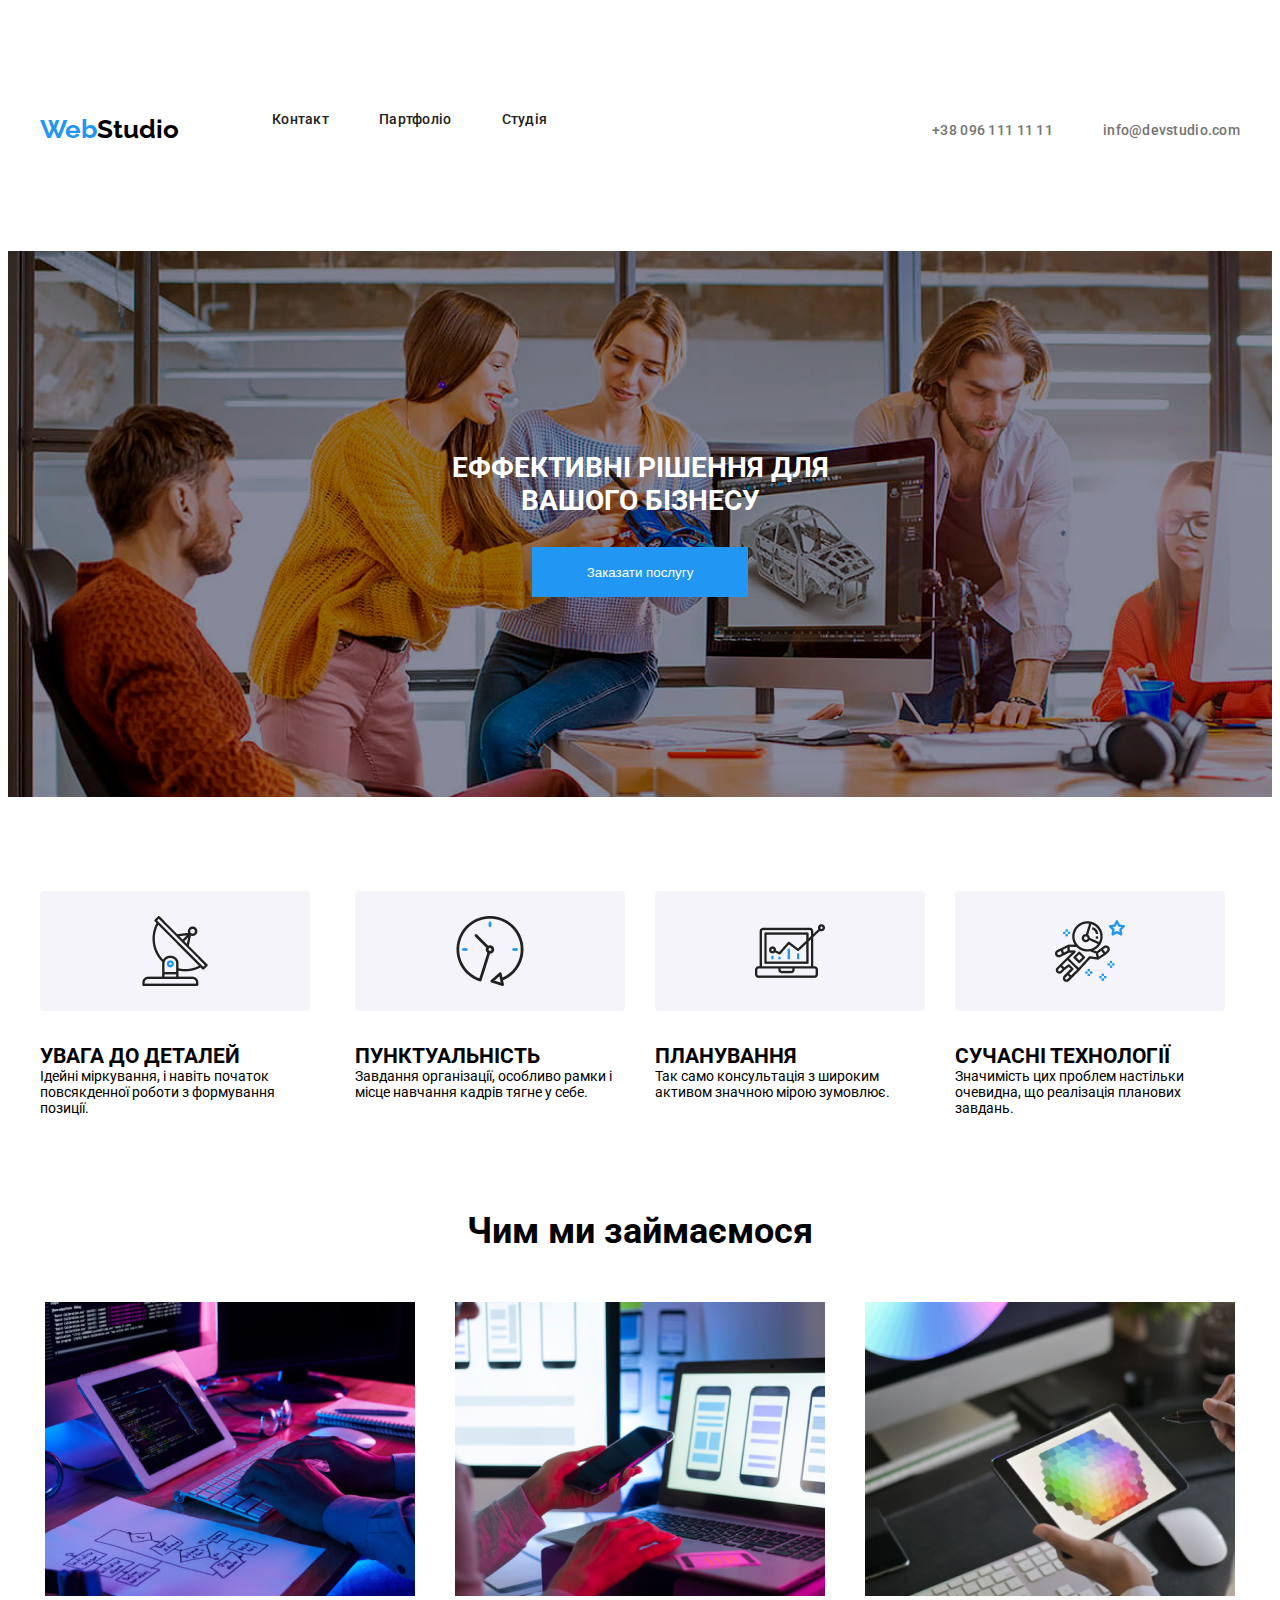
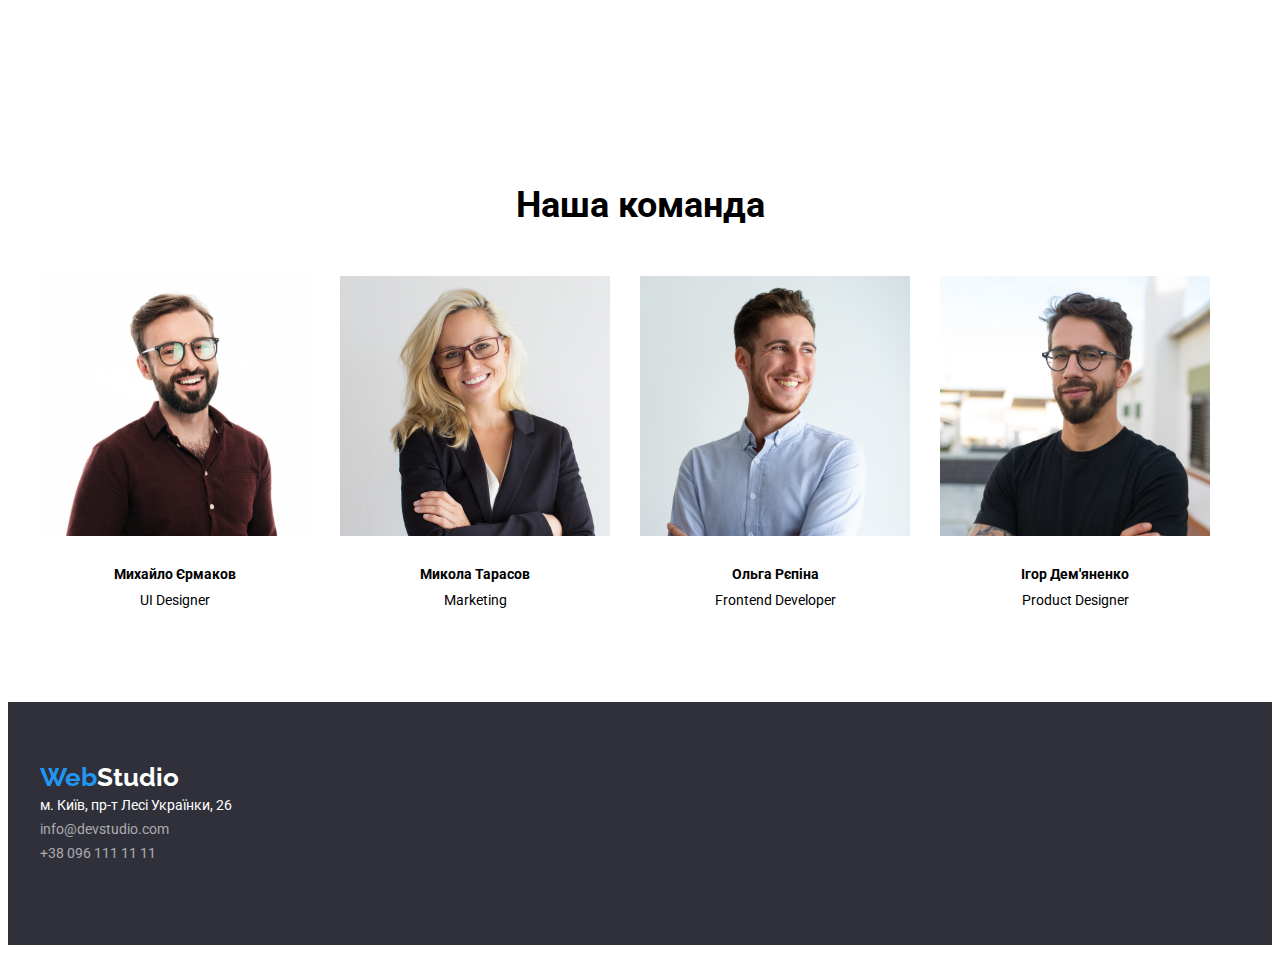
<file: index.html>
<!DOCTYPE html>
<html lang="en">
<head>
    <meta charset="UTF-8">
    <meta name="viewport" content="width=device-width, initial-scale=1.0">
    <title>Document</title>
    <link rel="stylesheet" href="https://cdnjs.cloudflare.com/ajax/libs/modern-normalize/2.0.0/modern-normalize.min.css" integrity="sha512-4xo8blKMVCiXpTaLzQSLSw3KFOVPWhm/TRtuPVc4WG6kUgjH6J03IBuG7JZPkcWMxJ5huwaBpOpnwYElP/m6wg==" crossorigin="anonymous" referrerpolicy="no-referrer" />
    <link href="https://fonts.googleapis.com/css2?family=Raleway:wght@700&family=Roboto:wght@400;500;700;900&display=swap" rel="stylesheet">
    <link rel="stylesheet" href="./reset.css">
    <link rel="stylesheet" href="./style.css">
</head>
<body>
    <header class="header" >
        <div class="container">
            <div class="header-nav">
        <a class="logo" href=""><span class="footer-logo-web">Web</span>Studio</a>
    <nav class="nav">
        <ul class="nav-list">
            <li class="nav-list-item"><a class="nav-list-link" href="./index.html">Контакт</a></li>
            <li class="nav-list-item"><a class="nav-list-link" href="./portfolio.html">Партфоліо</a></li>
            <li class="nav-list-item"><a class="nav-list-link" href="#">Студія</a></li> 
        </ul>
    </nav>
   <ul class="contact-list">
    <li><a class="contact-list-link" href="tel:+38 096 111 11 11">+38 096 111 11 11</a></li>
    <li><a class="contact-list-link" href="mailto:info@devstudio.com">info@devstudio.com</a></li>
   </ul>
</div>
        </div>
</header>
<main>
    <section class="section-hero">
        <div class="container">
            <h1 class="section-hero-title">ЕФФЕКТИВНІ РІШЕННЯ ДЛЯ<br> ВАШОГО БІЗНЕСУ</h1>
            <button type="button" class="section-hero-btn">Заказати послугу</button>
        </div>
            </section>
            
            <section class="section-features">
                <div class="container">
                <ul class="ul-list">
                    <li class="features-list-item">
                <h2 class="features-list-title">УВАГА ДО ДЕТАЛЕЙ</h2>
                <p class="features-list-text">Ідейні міркування, і навіть початок повсякденної роботи з формування позиції.</p>
            </li>
            <li class="features-list-item">
                <h2 class="features-list-title">ПУНКТУАЛЬНІСТЬ</h2>
                <p class="features-list-text">Завдання організації, особливо рамки і місце навчання кадрів тягне у себе.</p>
            </li>
            <li class="features-list-item">
                <h2 class="features-list-title">ПЛАНУВАННЯ</h2>
                <p class="features-list-text">Так само консультація з широким активом значною мірою зумовлює.</p>
            </li>
            <li class="features-list-item">
                <h2 class="features-list-title">СУЧАСНІ ТЕХНОЛОГІЇ</h2>
                <p class="features-list-text">Значимість цих проблем настільки очевидна, що реалізація планових завдань.</p>
            </li>
        </ul>   
        </div>
        </section>
  

<section class="section-work">
    <div class="container">
    <h3 class="section-work-title">
        Чим ми займаємося
    </h3>
    <ul class="work-list">
        <li class="work-list-item"><img class="work-list-img" src="/img (9).png" alt=""></li>
        <li class="work-list-item"><img class="work-list-img" src="/img (10).png" alt=""></li>
        <li class="work-list-item"><img class="work-list-img" src="/img (11).png" alt=""></li>
    </ul>
</div>
</section>
<section class="section-team">
    <div class="container">
    <h3 class="section-work-title" >Наша команда</h3>
    <ul class="team-list">
        <li class="team-list-item">
            <img width="270" class="team-list-img" src="/img (1).jpg" alt="">
            <h4 class="team-list-title">Михайло Єрмаков</h4>
            <p class="team-list-text">UI Designer</p>
        </li>
        <li class="team-list-item">
            <img  width="270"class="team-list-img" src="/img (2).jpg" alt="">
            <h4 class="team-list-title">Микола Тарасов</h4>
            <p class="team-list-text">Marketing</p>
        </li>
        <li class="team-list-item">
            <img width="270" class="team-list-img" src="/img (3).jpg" alt="">
            <h4 class="team-list-title">Ольга Рєпіна</h4>
            <p class="team-list-text">Frontend Developer</p>
        </li>
        <li class="team-list-item">
            <img width="270" class="team-list-img" src="/img (4).jpg" alt="">
            <h4 class="team-list-title">Ігор Дем'яненко</h4>
            <p class="team-list-text">Product Designer</p>
        </li>
    </ul>
</div>
</section>
</main>
<footer class="footer">
    <div class="container">
        <a href="" class="footer-logo"><span class="footer-logo-web">Web</span><span class="footer-logo-studio">Studio</span></a>
    <address class="address">
        <ul class="address-list">
            <li class="address-list-item"><a href="#" class="address-list-link">м. Київ, пр-т Лесі Українки, 26</a></li>
            <li class="footer-contacts-list-item"><a href="info@devstudio.com" class="footer-contacts-list-link">info@devstudio.com</a></li>
            <li class="footer-contacts-list-item"><a href="tel:+38 096 111 11 11" class="footer-contacts-list-link">+38 096 111 11 11</a></li>
        </ul>
          </address>
    </div>
</footer>
</body>
</html>
</file>
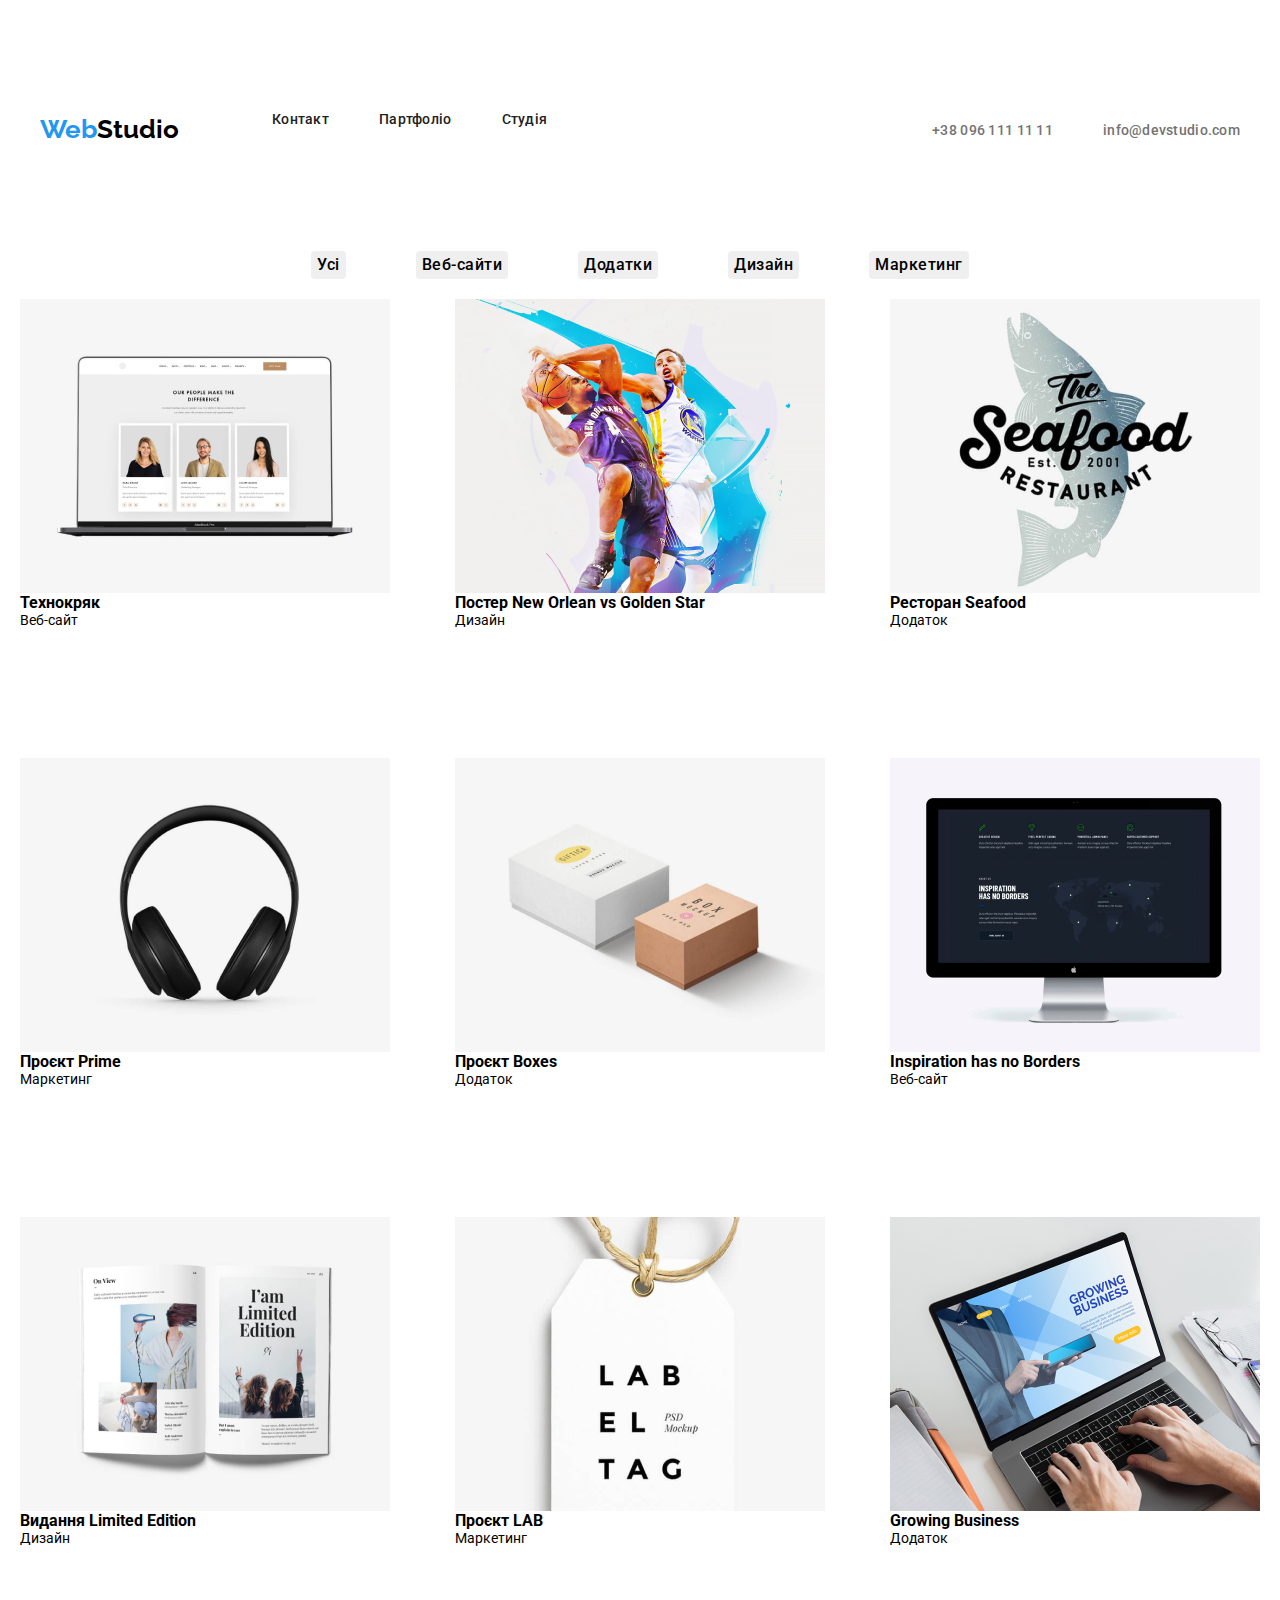
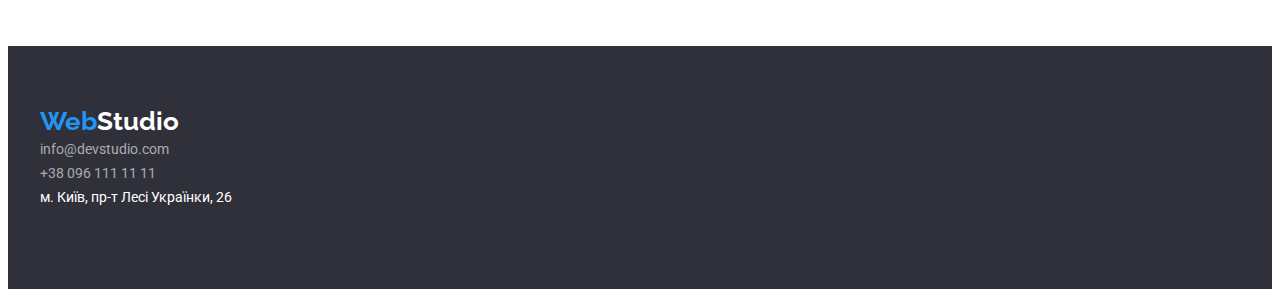
<file: portfolio.html>
<!DOCTYPE html>
<html lang="en">
<head>
    <meta charset="UTF-8">
    <meta name="viewport" content="width=device-width, initial-scale=1.0">
    <title>Document</title>
    <link rel="stylesheet" href="https://cdnjs.cloudflare.com/ajax/libs/modern-normalize/2.0.0/modern-normalize.min.css" integrity="sha512-4xo8blKMVCiXpTaLzQSLSw3KFOVPWhm/TRtuPVc4WG6kUgjH6J03IBuG7JZPkcWMxJ5huwaBpOpnwYElP/m6wg==" crossorigin="anonymous" referrerpolicy="no-referrer" />
    <link href="https://fonts.googleapis.com/css2?family=Raleway:wght@700&family=Roboto:wght@400;500;700;900&display=swap" rel="stylesheet">
    <link rel="stylesheet" href="./reset.css">
    <link rel="stylesheet" href="./style.css">
</head>
<body>
    <header class="header" >
        <div class="container">
            <div class="header-nav">
                <a class="logo" href=""><span class="footer-logo-web">Web</span>Studio</a>
    <nav class="nav">
        <ul class="nav-list">
            <li class="nav-list-item"><a class="nav-list-link" href="./index.html">Контакт</a></li>
            <li class="nav-list-item"><a class="nav-list-link" href="./portfolio.html">Партфоліо</a></li>
            <li class="nav-list-item"><a class="nav-list-link" href="#">Студія</a></li> 
        </ul>
    </nav>
   <ul class="contact-list">
    <li><a class="contact-list-link" href="tel:+38 096 111 11 11">+38 096 111 11 11</a></li>
    <li><a class="contact-list-link" href="mailto:info@devstudio.com">info@devstudio.com</a></li>
   </ul>
</div>
        </div>
</header>
<main>
    <ul class="ul_2">
        <li class="filters_list_item"><button class="filters_list_button">Усі</button></li>
        <li class="filters_list_item"><button class="filters_list_button">Веб-сайти</button></li>
        <li class="filters_list_item"><button class="filters_list_button">Додатки</button></li>
        <li class="filters_list_item"><button class="filters_list_button">Дизайн</button></li>
        <li class="filters_list_item"><button class="filters_list_button">Маркетинг</button></li>
    </ul>
    <section class="section-projects">
        <ul class="section-projects-list">
            <li class="project-item">
                <img src="img2/img (9).png" alt="" class="project-img">
                <h3 class="project-logo">Технокряк</h3>
                <p class="project-text">Веб-сайт</p>
            </li>
            <li class="project-item">
                <img src="img2/img (10).png" alt="" class="project-img">
                <h3 class="project-logo">Постер New Orlean vs Golden Star</h3>
                <p class="project-text">Дизайн</p>
            </li>
            <li class="project-item">
                <img src="img2/img (11).png" alt="" class="project-img">
                <h3 class="project-logo">Ресторан Seafood</h3>
                <p class="project-text">Додаток</p>
            </li>
            <li class="project-item">
                <img src="img2/img (12).png" alt="" class="project-img">
                <h3 class="project-logo">Проєкт Prime</h3>
                <p class="project-text">Маркетинг</p>
            </li>
            <li class="project-item">
                <img src="img2/img (13).png" alt="" class="project-img">
                <h3 class="project-logo">Проєкт Boxes</h3>
                <p class="project-text">Додаток</p>
            </li>
            <li class="project-item">
                <img src="img2/img (14).png" alt="" class="project-img">
                <h3 class="project-logo">Inspiration has no Borders</h3>
                <p class="project-text">Веб-сайт</p>
            </li>
            <li class="project-item">
                <img src="img2/img (15).png" alt="" class="project-img">
                <h3 class="project-logo">Видання Limited Edition</h3>
                <p class="project-text">Дизайн</p>
            </li>
            <li class="project-item">
                <img src="img2/img (16).png" alt="" class="project-img">
                <h3 class="project-logo">Проєкт LAB</h3>
                <p class="project-text">Маркетинг</p>
            </li>
            <li class="project-item">
                <img src="img2/img (17).png" alt="" class="project-img">
                <h3 class="project-logo">Growing Business</h3>
                <p class="project-text">Додаток</p>
            </li>
        </ul>
    </section>
</main>
    <footer class="footer">
        <div class="container">
            <a href="" class="footer-logo"><span class="footer-logo-web">Web</span><span class="footer-logo-studio">Studio</span></a>
        <address class="address">
            <ul class="address-list">
                <li class="footer-contacts-list-item"><a href="info@devstudio.com" class="footer-contacts-list-link">info@devstudio.com</a></li>
                <li class="footer-contacts-list-item"><a href="tel:+38 096 111 11 11" class="footer-contacts-list-link">+38 096 111 11 11</a></li>
                <li class="address-list-item"><a href="#" class="address-list-link">м. Київ, пр-т Лесі Українки, 26</a></li>
              </ul>
              </address>
        </div>
    </footer>
</header>
</body>
</html>
</file>
<file: style.css>
.nav-list-link{
font-weight: 500;
line-height: 16px;
letter-spacing: 0.02em;
color: #212121;

} 
.nav-list-link:hover{
    color: #2196F3;

}
body{
    font-size: 14px;
    font-family: Roboto;
}
.contact-list-link{
font-weight: 500;
line-height: 16px;
letter-spacing: 0.02em;
color: #737373;
}
.setion-hero-title{
    font-family: Roboto;
    font-size: 44px;
    font-weight: 900;
    line-height: 60px;
    letter-spacing: 0.06em;
    text-align: center;
    
}
.filter-list{
display: flex;
justify-content: center;
}
.setion-hero{
    padding-top: 94px;
    padding-bottom: 94px;
}
.ul-list{
    display: flex; 
    justify-content:center;
    gap: 30px;
}
.work-list-item{
    max-width: 400px;
    margin: 0 auto;
}
.work-list{
    display: flex;
    flex-wrap:wrap;
    gap: 30px;
    margin-top: 50px;
}
.section-work-title{
text-align: center;
margin-bottom: 50px;
font-family: Roboto;
font-size: 36px;
font-weight: 700;
line-height: 42px;

}
.team-list{
    display: flex;
gap: 30px;

}
.header-nav{
    display: flex;
    align-items: center;
    gap: 93px;
}
.nav-list{
    display: flex;
    gap: 50px;
}
.contact-list{
    display: flex;
gap: 50px;
margin-left: auto;}

.container{
    max-width: 1200px;
    padding-left: 15px;
    padding-right: 15px;
    margin: 0 auto;
}
.filter-list{
    gap: 30px;
    display: flex;
}
.filter-list-title{
    margin-bottom: 10px;
}

.section-hero-title{
text-align: center;
max-width:696px ;
margin: 0 auto;
color: #FFFFFF;


}
.section-hero{
    padding-top: 200px;
    padding-bottom: 200px;
    background-image: url("./Img\ \(12\).png");
}
.section-hero-btn{
    width: 216px;
    height: 50px;
    display: block;
    margin:0 auto;
    margin-top: 30px;
    background-color: #2196F3;
    color:#FFFFFF;
    
}
.section-features{
   padding-top: 94px;
   padding-bottom: 94px;

}
.section-work{
    padding-bottom: 94px;

}
.section-team{
    padding-top: 94px;
    padding-bottom: 94px;
    
}
.footer{
    padding-top: 60px;
    padding-bottom: 60px;
    background: #2F303A;

}
.section-work-title{
text-align: center;

}
.team-list-item{
width: 270px;
}
.team-list-img{
    width: 270px;
}
.team-list-title{
    padding-top: 30px;
    color:var(--main-font-color);
    text-align: center;
    
}
.team-list-text{
    color: var(--secondary-font-color);
    margin-top: 10px;
    text-align: center;
}
.footer-logo{
    margin-bottom: 30px;
    
}
.address{
    margin-bottom: 20px;

}
.address-list-link{
    color: #FFF;
}
.features-list-item:nth-child(1)::before{
    content:"";
    background-image:url("/img/Group\ 1.png") ;
    background-repeat: no-repeat;
    background-position: center;
    display: inline-block;
    width: 270px;
    height: 120px;
    margin-bottom: 30px;
    
}
.features-list-item:nth-child(2)::before{
    content:"";
    background-image:url("/img/Group\ 2.png") ;
    background-repeat: no-repeat;
    background-position: center;
    display: inline-block;
    width: 270px;
    height: 120px;
    margin-bottom: 30px;
    
}
.features-list-item:nth-child(3)::before{
    content:"";
    background-image:url("img/Group\ 3.png") ;
    background-repeat: no-repeat;
    background-position: center;
    display: inline-block;
    width: 270px;
    height: 120px;
    margin-bottom: 30px;
    
}
.features-list-item:nth-child(4)::before{
    content:"";
    background-image:url("/img/Group\ 4.png") ;
    background-repeat: no-repeat;
    background-position: center;
    display: inline-block;
    width: 270px;
    height: 120px;
    margin-bottom: 30px;
    
}
header{
    background-color: #FFFFFF;
    padding-bottom: 32px;
    padding-top: 32px;

}
.logo{
    color:black;
    font-family: Raleway;
    font-size: 26px;
    font-weight: 700;
    line-height: 31px;
}
bl{
    color:#2196F3;
}
.footer-logo-web{
    color:#2196F3;
}
.footer-logo{
    color:#FFFFFF;
    font-family: Raleway;
    font-size: 26px;
    font-weight: 700;
    line-height: 31px;
    margin-top: 10px;
}
.address-list{
    font-family: Roboto;
    font-size: 14px;
    font-weight: 400;
    line-height: 24px;
    text-align: left;
    
}
.footer-contacts-list-link{
    color: #FFFFFF99;
}
.filters_list_button{
    display: flex;
    justify-content: space-evenly;
    font-family: Roboto;
font-size: 16px;
font-weight: 500;
line-height: 26px;
letter-spacing: 0.03em;
text-align: center;
border-radius: 4px;

}
.filters_list_button:hover{
    background:#2196F3;
    color: #FFFFFF;
}
.nav-list{
    display: flex;
padding-top:71px ;
margin-bottom:71px ;
padding-bottom:21px ;
justify-content:space-evenly;
}
.nav-list-link{
    text-decoration: none;
}
.project-item{
    max-width: 400px;
margin: 0 auto;
}
.section-projects-list{
display: flex;
flex-wrap:wrap;
gap: 130px 40px;
padding-bottom: 100px;
}
.ul_2{
display: flex;
justify-content:center;
gap: 70px;
padding-bottom: 20px;

}
</file>
